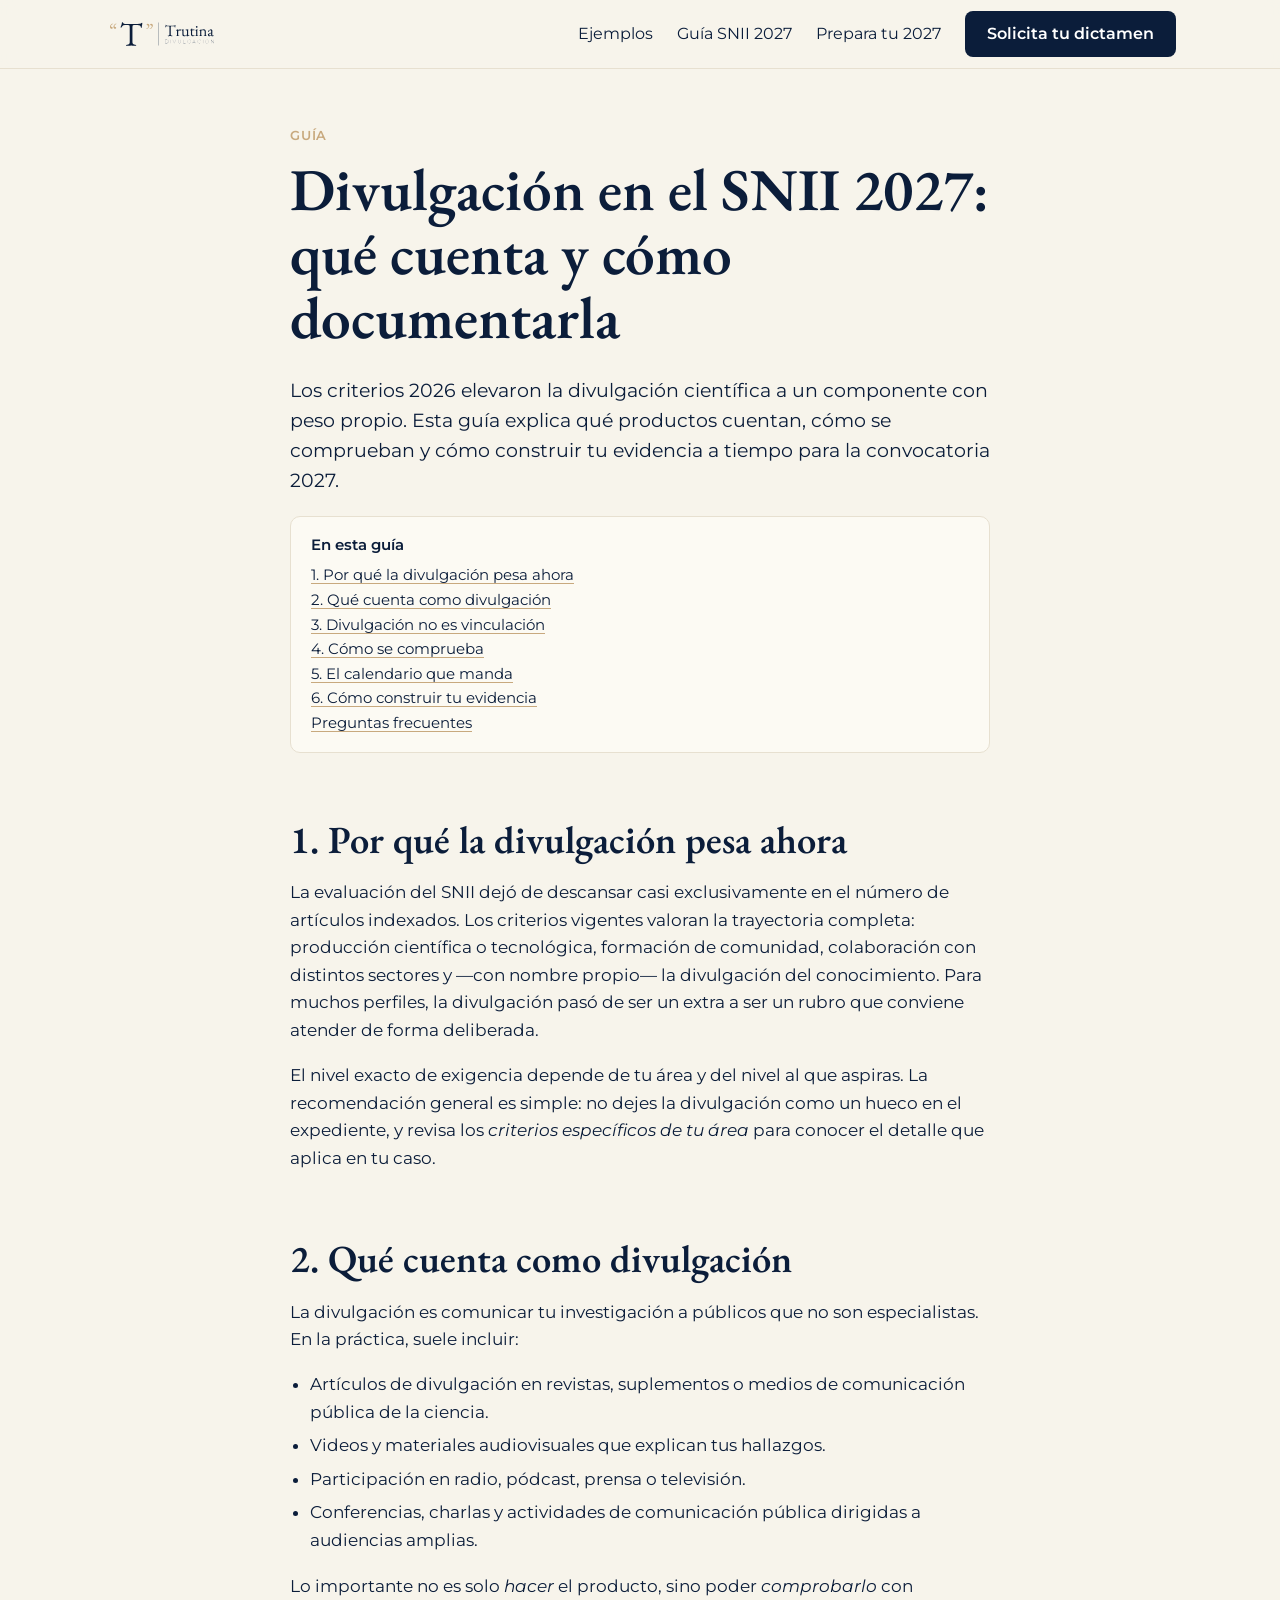
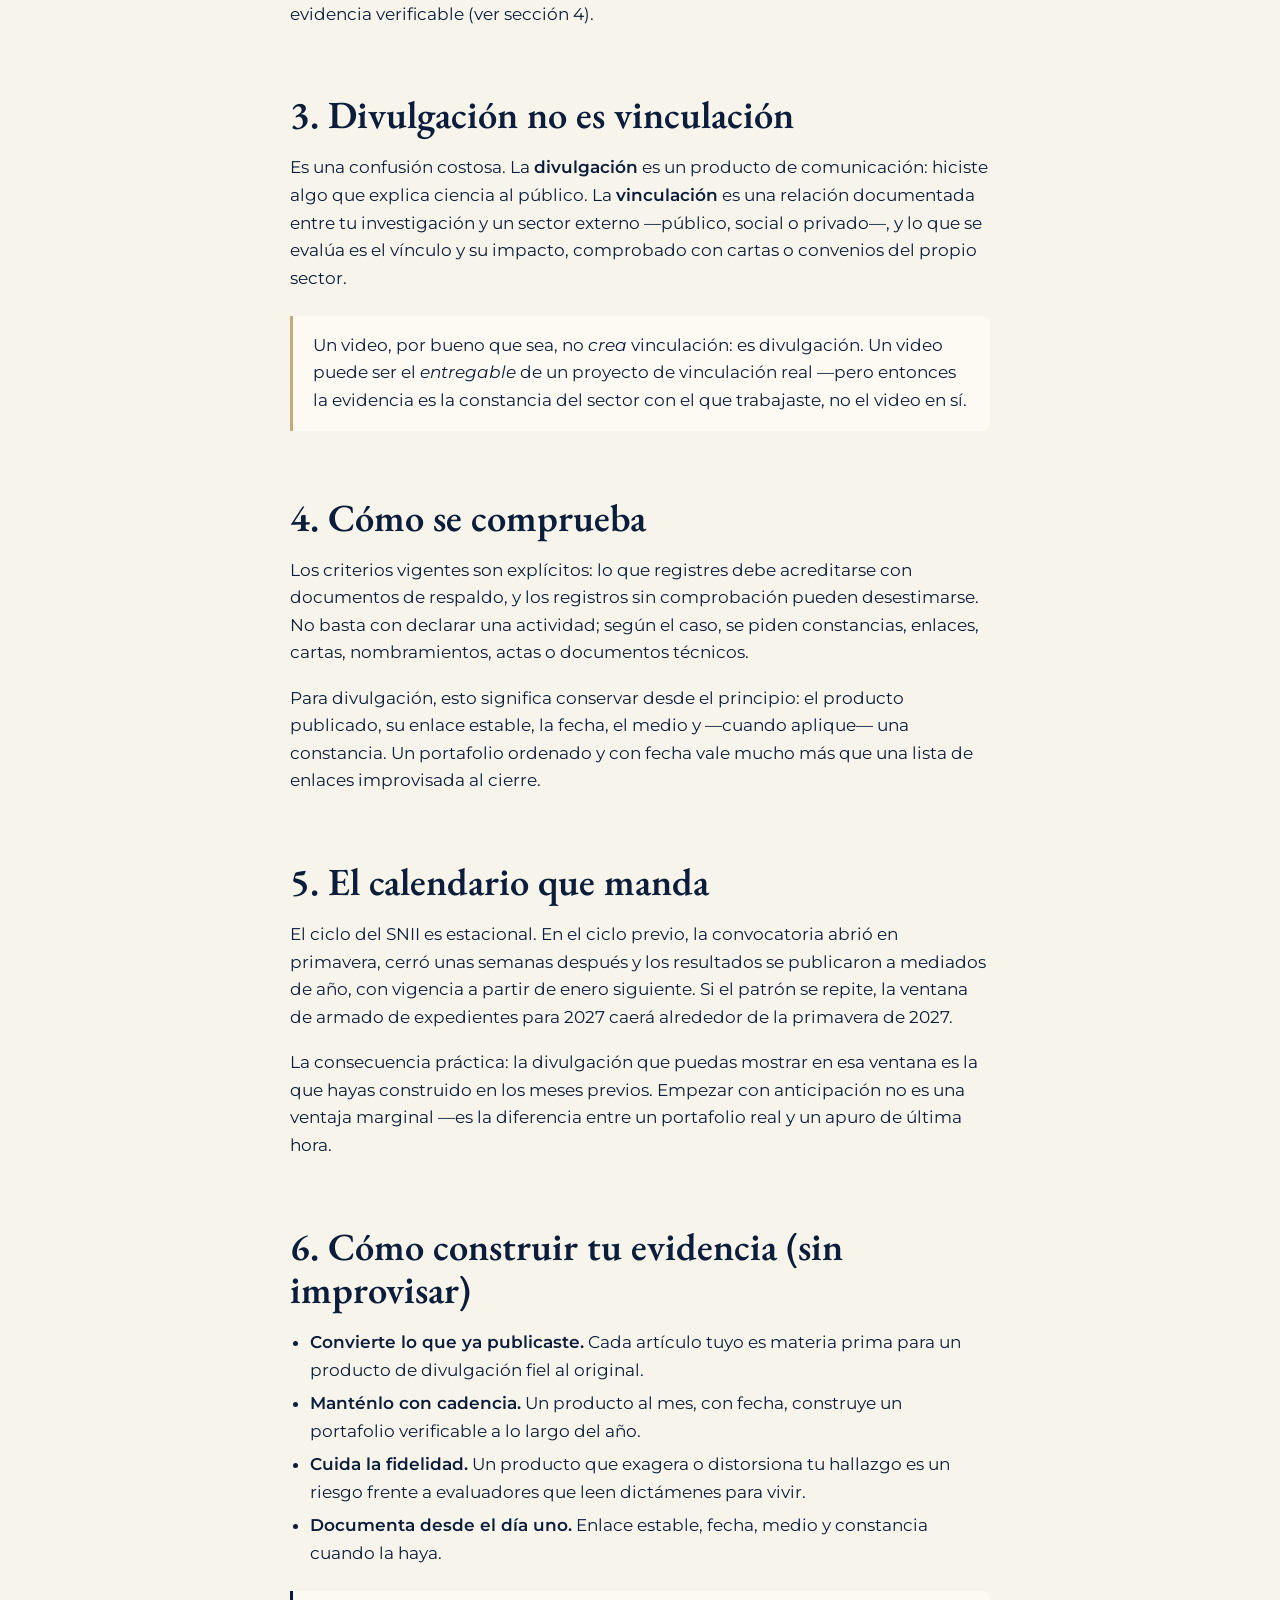
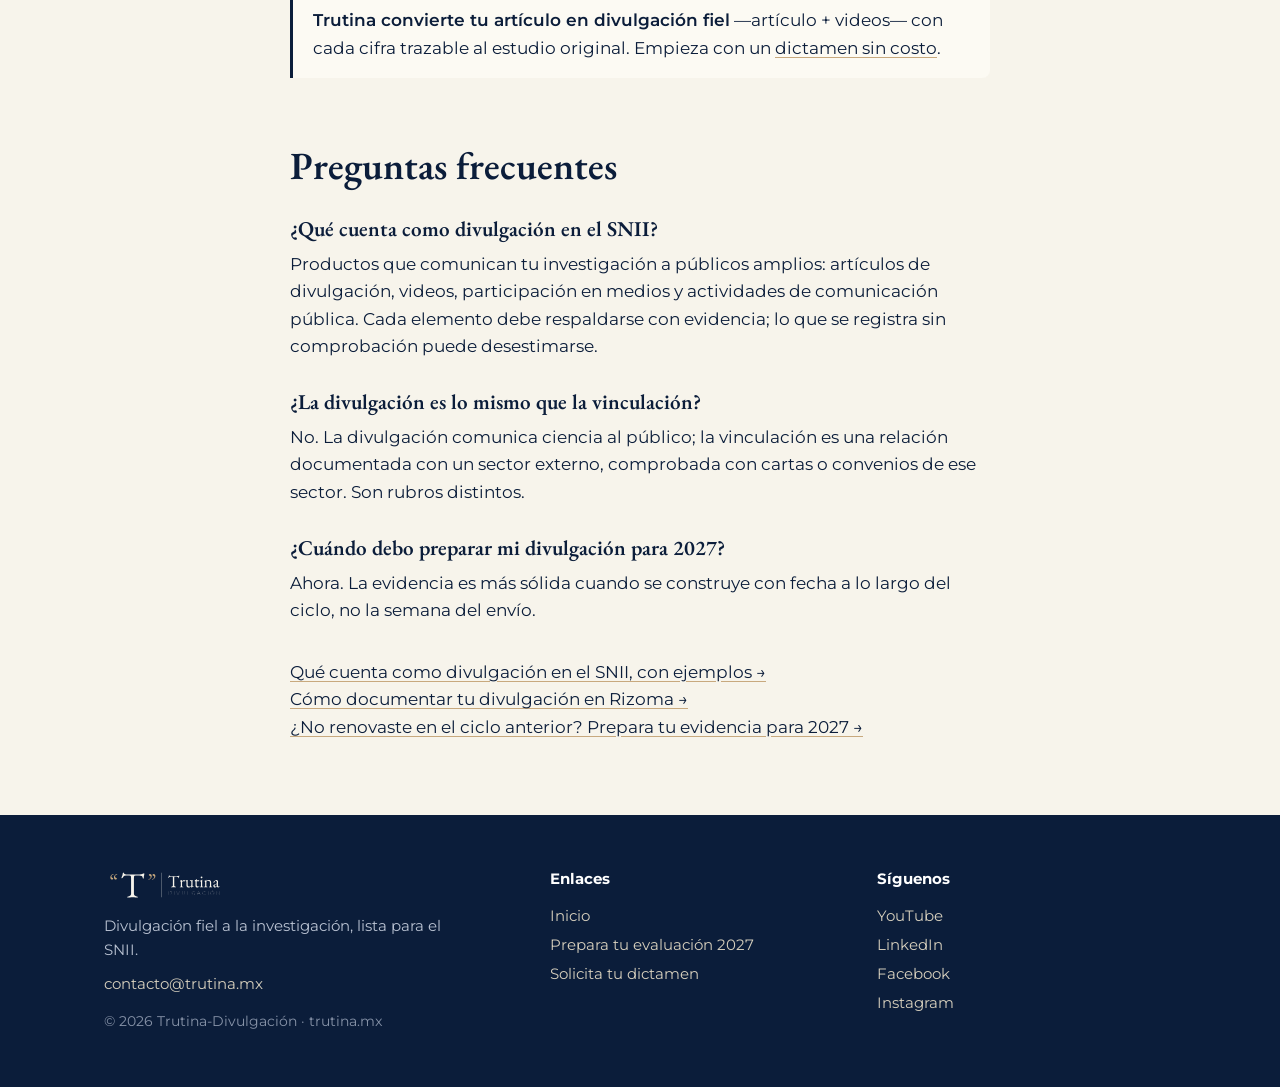
<file: guia-divulgacion-snii-2027.html>
<!DOCTYPE html>
<html lang="es">
<head>
<meta charset="utf-8">
<meta name="viewport" content="width=device-width, initial-scale=1">
<title>Divulgación en el SNII 2027: qué cuenta y cómo documentarla — Trutina</title>
<meta name="description" content="Guía práctica de la divulgación científica en la evaluación del SNII rumbo a 2027: qué productos cuentan, cómo se comprueban y cómo construir tu evidencia a tiempo.">
<link rel="canonical" href="https://trutina.mx/guia-divulgacion-snii-2027.html">
<meta property="og:type" content="article">
<meta property="og:title" content="Divulgación en el SNII 2027: qué cuenta y cómo documentarla">
<meta property="og:description" content="Qué productos de divulgación cuentan en el SNII, cómo se comprueban y cómo construir tu evidencia rumbo a la convocatoria 2027.">
<meta property="og:url" content="https://trutina.mx/guia-divulgacion-snii-2027.html">
<meta property="og:locale" content="es_MX">
<link rel="preconnect" href="https://fonts.googleapis.com">
<link rel="preconnect" href="https://fonts.gstatic.com" crossorigin>
<link href="https://fonts.googleapis.com/css2?family=EB+Garamond:wght@500;600&family=Montserrat:wght@400;500;600&display=swap" rel="stylesheet">
<link rel="icon" type="image/png" sizes="512x512" href="favicon-512.png">
<link rel="icon" type="image/png" sizes="192x192" href="favicon-192.png">
<link rel="stylesheet" href="styles.css">
<script type="application/ld+json">
{
  "@context":"https://schema.org",
  "@type":"FAQPage",
  "mainEntity":[
    {"@type":"Question","name":"¿Qué cuenta como divulgación en el SNII?","acceptedAnswer":{"@type":"Answer","text":"Productos que comunican tu investigación a públicos amplios: artículos de divulgación, videos, materiales audiovisuales, participación en medios y actividades de comunicación pública de la ciencia. Cada elemento debe respaldarse con evidencia documental; lo que se registra sin comprobación puede desestimarse."}},
    {"@type":"Question","name":"¿La divulgación es lo mismo que la vinculación en el SNII?","acceptedAnswer":{"@type":"Answer","text":"No. La divulgación comunica ciencia al público; la vinculación es una relación documentada con los sectores público, social o privado, comprobada con cartas o convenios del propio sector. Son rubros distintos y se evalúan por separado."}},
    {"@type":"Question","name":"¿Cuándo debo preparar mi divulgación para 2027?","acceptedAnswer":{"@type":"Answer","text":"Ahora. La convocatoria suele abrir en primavera y los resultados llegan a mediados de año. La evidencia de divulgación es más sólida cuando se construye con fecha a lo largo del ciclo, no la semana del envío."}}
  ]
}
</script>
</head>
<body>
<a class="skip" href="#main">Saltar al contenido</a>

<header class="site-head">
  <div class="wrap">
    <a class="brand" href="/" aria-label="Trutina-Divulgación, inicio">
      <img src="logo-horizontal.svg" alt="Trutina-Divulgación" width="210">
    </a>
    <nav class="nav" aria-label="Principal">
      <a class="navlink" href="que-cuenta-como-divulgacion-snii.html#ejemplos">Ejemplos</a>
      <a class="navlink" href="guia-divulgacion-snii-2027.html">Guía SNII 2027</a>
      <a class="navlink" href="no-renovados-2027.html">Prepara tu 2027</a>
      <a class="btn btn-primary cta" href="https://docs.google.com/forms/d/e/1FAIpQLSewDv8B6CeYx_tbN5dP7ZryNakS0a-rOYEB_XTIBoEqdU7RLg/viewform" target="_blank" rel="noopener">Solicita tu dictamen</a>
    </nav>
  </div>
</header>

<main id="main" class="article">
  <div class="wrap prose">
    <p class="kicker">Guía</p>
    <h1>Divulgación en el SNII 2027: qué cuenta y cómo documentarla</h1>
    <p class="lead">Los criterios 2026 elevaron la divulgación científica a un componente con peso propio. Esta guía explica qué productos cuentan, cómo se comprueban y cómo construir tu evidencia a tiempo para la convocatoria 2027.</p>

    <nav class="toc" aria-label="Contenido">
      <strong>En esta guía</strong>
      <a href="#peso">1. Por qué la divulgación pesa ahora</a><br>
      <a href="#cuenta">2. Qué cuenta como divulgación</a><br>
      <a href="#vinculacion">3. Divulgación no es vinculación</a><br>
      <a href="#evidencia">4. Cómo se comprueba</a><br>
      <a href="#calendario">5. El calendario que manda</a><br>
      <a href="#construir">6. Cómo construir tu evidencia</a><br>
      <a href="#faq">Preguntas frecuentes</a>
    </nav>

    <h2 id="peso">1. Por qué la divulgación pesa ahora</h2>
    <p>La evaluación del SNII dejó de descansar casi exclusivamente en el número de artículos indexados. Los criterios vigentes valoran la trayectoria completa: producción científica o tecnológica, formación de comunidad, colaboración con distintos sectores y &mdash;con nombre propio&mdash; la divulgación del conocimiento. Para muchos perfiles, la divulgación pasó de ser un extra a ser un rubro que conviene atender de forma deliberada.</p>
    <p>El nivel exacto de exigencia depende de tu área y del nivel al que aspiras. La recomendación general es simple: no dejes la divulgación como un hueco en el expediente, y revisa los <em>criterios específicos de tu área</em> para conocer el detalle que aplica en tu caso.</p>

    <h2 id="cuenta">2. Qué cuenta como divulgación</h2>
    <p>La divulgación es comunicar tu investigación a públicos que no son especialistas. En la práctica, suele incluir:</p>
    <ul>
      <li>Artículos de divulgación en revistas, suplementos o medios de comunicación pública de la ciencia.</li>
      <li>Videos y materiales audiovisuales que explican tus hallazgos.</li>
      <li>Participación en radio, pódcast, prensa o televisión.</li>
      <li>Conferencias, charlas y actividades de comunicación pública dirigidas a audiencias amplias.</li>
    </ul>
    <p>Lo importante no es solo <em>hacer</em> el producto, sino poder <em>comprobarlo</em> con evidencia verificable (ver sección 4).</p>

    <h2 id="vinculacion">3. Divulgación no es vinculación</h2>
    <p>Es una confusión costosa. La <strong>divulgación</strong> es un producto de comunicación: hiciste algo que explica ciencia al público. La <strong>vinculación</strong> es una relación documentada entre tu investigación y un sector externo &mdash;público, social o privado&mdash;, y lo que se evalúa es el vínculo y su impacto, comprobado con cartas o convenios del propio sector.</p>
    <div class="callout">
      <p>Un video, por bueno que sea, no <em>crea</em> vinculación: es divulgación. Un video puede ser el <em>entregable</em> de un proyecto de vinculación real &mdash;pero entonces la evidencia es la constancia del sector con el que trabajaste, no el video en sí.</p>
    </div>

    <h2 id="evidencia">4. Cómo se comprueba</h2>
    <p>Los criterios vigentes son explícitos: lo que registres debe acreditarse con documentos de respaldo, y los registros sin comprobación pueden desestimarse. No basta con declarar una actividad; según el caso, se piden constancias, enlaces, cartas, nombramientos, actas o documentos técnicos.</p>
    <p>Para divulgación, esto significa conservar desde el principio: el producto publicado, su enlace estable, la fecha, el medio y &mdash;cuando aplique&mdash; una constancia. Un portafolio ordenado y con fecha vale mucho más que una lista de enlaces improvisada al cierre.</p>

    <h2 id="calendario">5. El calendario que manda</h2>
    <p>El ciclo del SNII es estacional. En el ciclo previo, la convocatoria abrió en primavera, cerró unas semanas después y los resultados se publicaron a mediados de año, con vigencia a partir de enero siguiente. Si el patrón se repite, la ventana de armado de expedientes para 2027 caerá alrededor de la primavera de 2027.</p>
    <p>La consecuencia práctica: la divulgación que puedas mostrar en esa ventana es la que hayas construido en los meses previos. Empezar con anticipación no es una ventaja marginal &mdash;es la diferencia entre un portafolio real y un apuro de última hora.</p>

    <h2 id="construir">6. Cómo construir tu evidencia (sin improvisar)</h2>
    <ul>
      <li><strong>Convierte lo que ya publicaste.</strong> Cada artículo tuyo es materia prima para un producto de divulgación fiel al original.</li>
      <li><strong>Manténlo con cadencia.</strong> Un producto al mes, con fecha, construye un portafolio verificable a lo largo del año.</li>
      <li><strong>Cuida la fidelidad.</strong> Un producto que exagera o distorsiona tu hallazgo es un riesgo frente a evaluadores que leen dictámenes para vivir.</li>
      <li><strong>Documenta desde el día uno.</strong> Enlace estable, fecha, medio y constancia cuando la haya.</li>
    </ul>

    <div class="callout" style="border-left-color:var(--teal)">
      <p><strong>Trutina convierte tu artículo en divulgación fiel</strong> &mdash;artículo + videos&mdash; con cada cifra trazable al estudio original. Empieza con un <a href="https://docs.google.com/forms/d/e/1FAIpQLSewDv8B6CeYx_tbN5dP7ZryNakS0a-rOYEB_XTIBoEqdU7RLg/viewform" target="_blank" rel="noopener">dictamen sin costo</a>.</p>
    </div>

    <h2 id="faq">Preguntas frecuentes</h2>
    <h3>¿Qué cuenta como divulgación en el SNII?</h3>
    <p>Productos que comunican tu investigación a públicos amplios: artículos de divulgación, videos, participación en medios y actividades de comunicación pública. Cada elemento debe respaldarse con evidencia; lo que se registra sin comprobación puede desestimarse.</p>
    <h3>¿La divulgación es lo mismo que la vinculación?</h3>
    <p>No. La divulgación comunica ciencia al público; la vinculación es una relación documentada con un sector externo, comprobada con cartas o convenios de ese sector. Son rubros distintos.</p>
    <h3>¿Cuándo debo preparar mi divulgación para 2027?</h3>
    <p>Ahora. La evidencia es más sólida cuando se construye con fecha a lo largo del ciclo, no la semana del envío.</p>

    <p style="margin-top:2em">
      <a href="que-cuenta-como-divulgacion-snii.html">Qué cuenta como divulgación en el SNII, con ejemplos &rarr;</a><br>
      <a href="rizoma-divulgacion-snii.html">Cómo documentar tu divulgación en Rizoma &rarr;</a><br>
      <a href="no-renovados-2027.html">¿No renovaste en el ciclo anterior? Prepara tu evidencia para 2027 &rarr;</a>
    </p>
  </div>
</main>

<footer class="site-foot">
  <div class="wrap">
    <div>
      <img class="fbrand-logo" src="logo-horizontal-dark.svg" alt="Trutina-Divulgación">
      <p style="margin:0;max-width:34ch">Divulgación fiel a la investigación, lista para el SNII.</p>
      <p style="margin:.6em 0 0"><a href="mailto:contacto@trutina.mx">contacto@trutina.mx</a></p>
      <p class="fine">© 2026 Trutina-Divulgación · trutina.mx</p>
    </div>
    <div>
      <h4>Enlaces</h4>
      <a href="index.html">Inicio</a>
      <a href="no-renovados-2027.html">Prepara tu evaluación 2027</a>
      <a href="https://docs.google.com/forms/d/e/1FAIpQLSewDv8B6CeYx_tbN5dP7ZryNakS0a-rOYEB_XTIBoEqdU7RLg/viewform" target="_blank" rel="noopener">Solicita tu dictamen</a>
    </div>
    <div>
      <h4>Síguenos</h4>
      <a href="https://www.youtube.com/@ahdelvalle/shorts">YouTube</a>
      <a href="https://www.linkedin.com/in/adrian-hernandez-del-valle-576a7028/">LinkedIn</a>
      <a href="https://www.facebook.com/people/Adri%C3%A1n-Hern%C3%A1ndez-del-Valle-Divulgaci%C3%B3n-Econ%C3%B3mica/61593962355161/">Facebook</a>
      <a href="https://www.instagram.com/ahdelvalle.ciencia/">Instagram</a>
    </div>
  </div>
</footer>

</body>
</html>
</file>
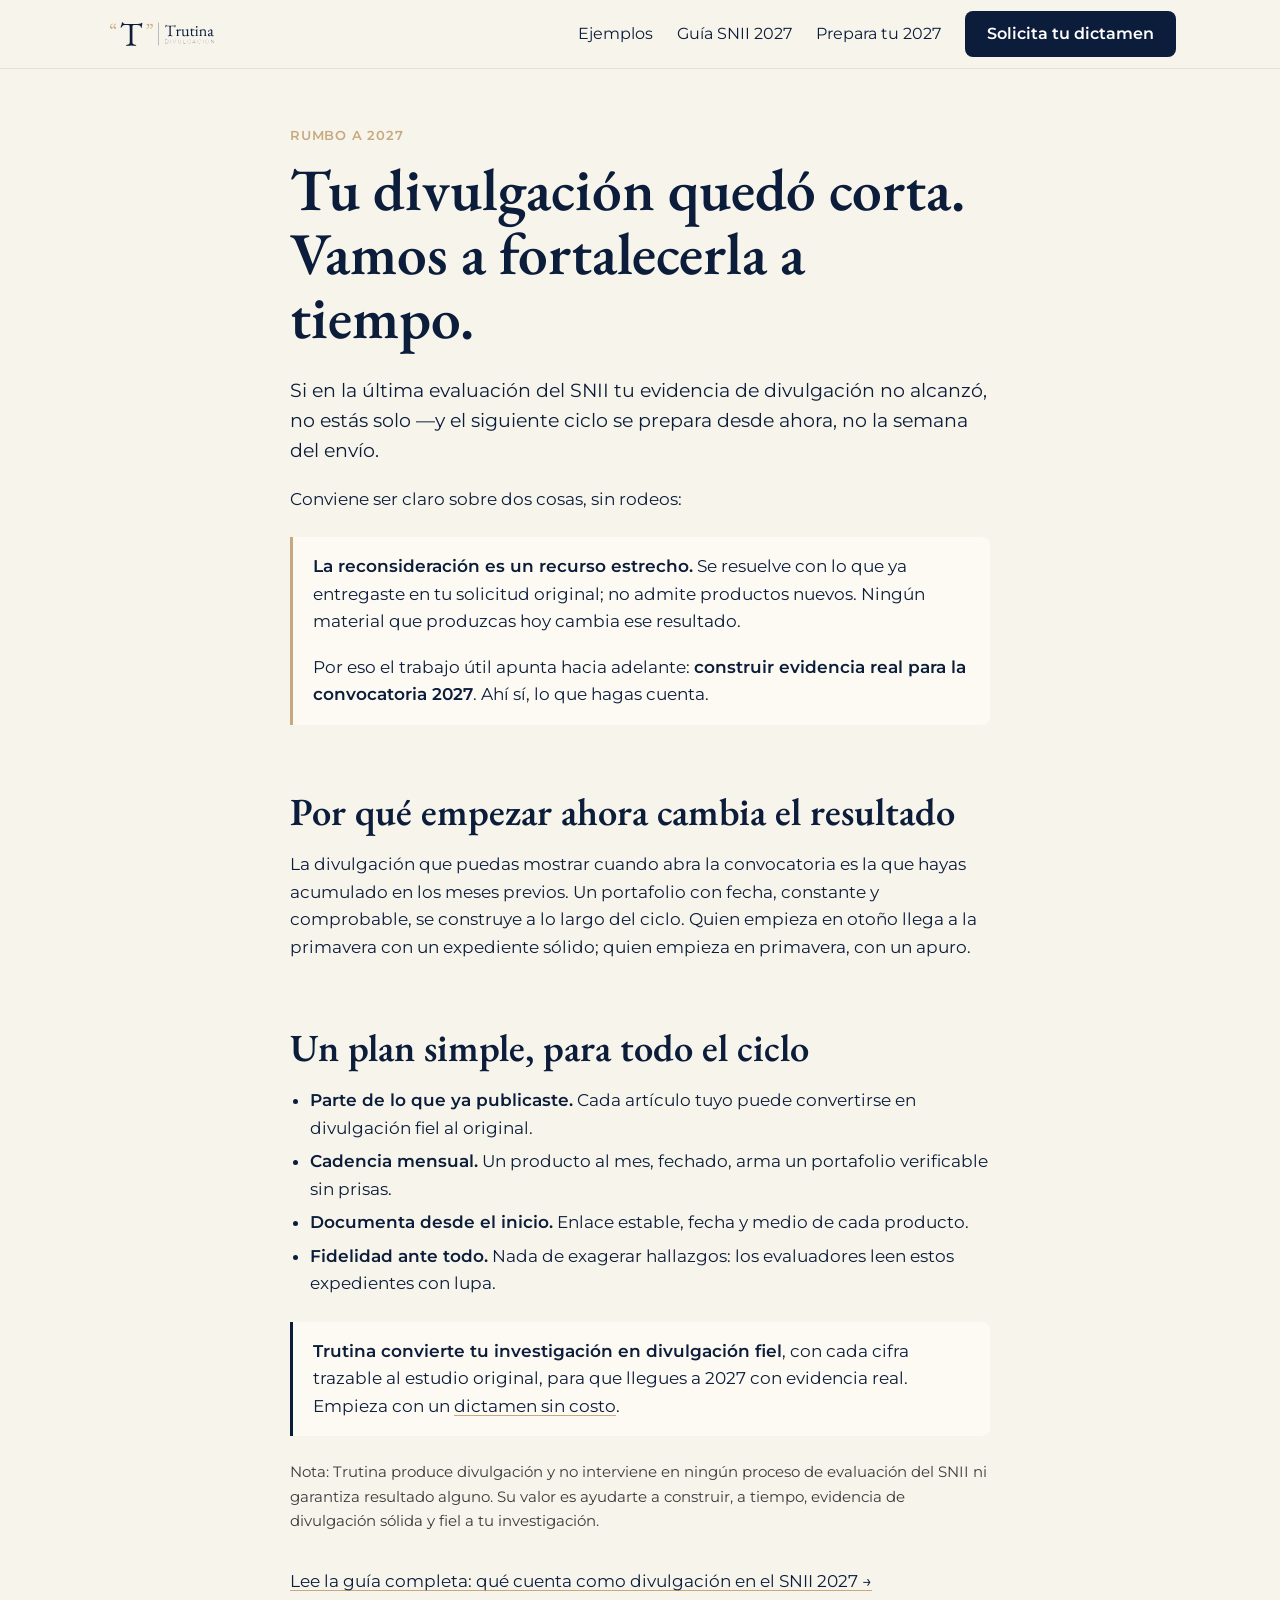
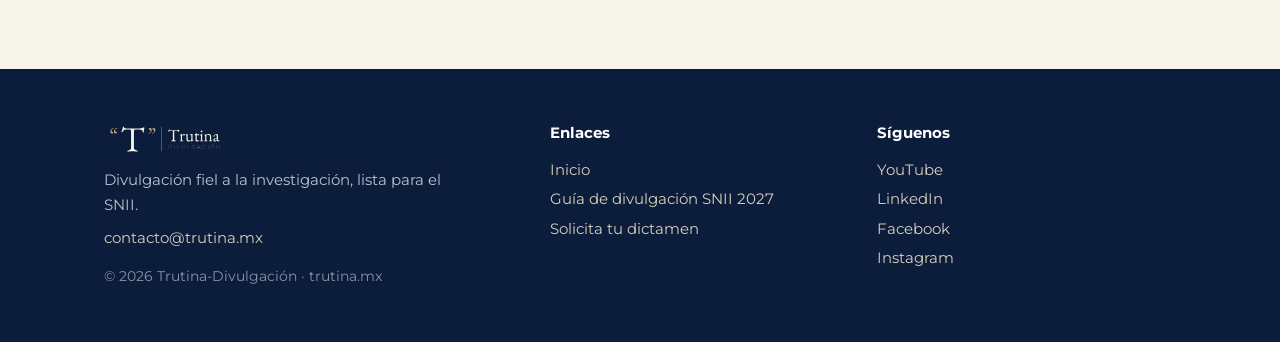
<file: no-renovados-2027.html>
<!DOCTYPE html>
<html lang="es">
<head>
<meta charset="utf-8">
<meta name="viewport" content="width=device-width, initial-scale=1">
<title>Prepara tu divulgación para el SNII 2027 — Trutina</title>
<meta name="description" content="Si tu evidencia de divulgación quedó corta en la última evaluación del SNII, así puedes fortalecerla —con fecha y comprobable— rumbo a la convocatoria 2027.">
<link rel="canonical" href="https://trutina.mx/no-renovados-2027.html">
<meta property="og:type" content="article">
<meta property="og:title" content="Prepara tu divulgación para el SNII 2027">
<meta property="og:description" content="Cómo fortalecer tu evidencia de divulgación, con fecha y comprobable, rumbo a la convocatoria 2027.">
<meta property="og:url" content="https://trutina.mx/no-renovados-2027.html">
<meta property="og:locale" content="es_MX">
<link rel="preconnect" href="https://fonts.googleapis.com">
<link rel="preconnect" href="https://fonts.gstatic.com" crossorigin>
<link href="https://fonts.googleapis.com/css2?family=EB+Garamond:wght@500;600&family=Montserrat:wght@400;500;600&display=swap" rel="stylesheet">
<link rel="icon" type="image/png" sizes="512x512" href="favicon-512.png">
<link rel="icon" type="image/png" sizes="192x192" href="favicon-192.png">
<link rel="stylesheet" href="styles.css">
</head>
<body>
<a class="skip" href="#main">Saltar al contenido</a>

<header class="site-head">
  <div class="wrap">
    <a class="brand" href="/" aria-label="Trutina-Divulgación, inicio">
      <img src="logo-horizontal.svg" alt="Trutina-Divulgación" width="210">
    </a>
    <nav class="nav" aria-label="Principal">
      <a class="navlink" href="que-cuenta-como-divulgacion-snii.html#ejemplos">Ejemplos</a>
      <a class="navlink" href="guia-divulgacion-snii-2027.html">Guía SNII 2027</a>
      <a class="navlink" href="no-renovados-2027.html">Prepara tu 2027</a>
      <a class="btn btn-primary cta" href="https://docs.google.com/forms/d/e/1FAIpQLSewDv8B6CeYx_tbN5dP7ZryNakS0a-rOYEB_XTIBoEqdU7RLg/viewform" target="_blank" rel="noopener">Solicita tu dictamen</a>
    </nav>
  </div>
</header>

<main id="main" class="article">
  <div class="wrap prose">
    <p class="kicker">Rumbo a 2027</p>
    <h1>Tu divulgación quedó corta. Vamos a fortalecerla a tiempo.</h1>
    <p class="lead">Si en la última evaluación del SNII tu evidencia de divulgación no alcanzó, no estás solo &mdash;y el siguiente ciclo se prepara desde ahora, no la semana del envío.</p>

    <p>Conviene ser claro sobre dos cosas, sin rodeos:</p>
    <div class="callout">
      <p><strong>La reconsideración es un recurso estrecho.</strong> Se resuelve con lo que ya entregaste en tu solicitud original; no admite productos nuevos. Ningún material que produzcas hoy cambia ese resultado.</p>
      <p>Por eso el trabajo útil apunta hacia adelante: <strong>construir evidencia real para la convocatoria 2027</strong>. Ahí sí, lo que hagas cuenta.</p>
    </div>

    <h2>Por qué empezar ahora cambia el resultado</h2>
    <p>La divulgación que puedas mostrar cuando abra la convocatoria es la que hayas acumulado en los meses previos. Un portafolio con fecha, constante y comprobable, se construye a lo largo del ciclo. Quien empieza en otoño llega a la primavera con un expediente sólido; quien empieza en primavera, con un apuro.</p>

    <h2>Un plan simple, para todo el ciclo</h2>
    <ul>
      <li><strong>Parte de lo que ya publicaste.</strong> Cada artículo tuyo puede convertirse en divulgación fiel al original.</li>
      <li><strong>Cadencia mensual.</strong> Un producto al mes, fechado, arma un portafolio verificable sin prisas.</li>
      <li><strong>Documenta desde el inicio.</strong> Enlace estable, fecha y medio de cada producto.</li>
      <li><strong>Fidelidad ante todo.</strong> Nada de exagerar hallazgos: los evaluadores leen estos expedientes con lupa.</li>
    </ul>

    <div class="callout" style="border-left-color:var(--teal)">
      <p><strong>Trutina convierte tu investigación en divulgación fiel</strong>, con cada cifra trazable al estudio original, para que llegues a 2027 con evidencia real. Empieza con un <a href="https://docs.google.com/forms/d/e/1FAIpQLSewDv8B6CeYx_tbN5dP7ZryNakS0a-rOYEB_XTIBoEqdU7RLg/viewform" target="_blank" rel="noopener">dictamen sin costo</a>.</p>
    </div>

    <p class="muted" style="font-size:.95rem">Nota: Trutina produce divulgación y no interviene en ningún proceso de evaluación del SNII ni garantiza resultado alguno. Su valor es ayudarte a construir, a tiempo, evidencia de divulgación sólida y fiel a tu investigación.</p>

    <p style="margin-top:2em"><a href="guia-divulgacion-snii-2027.html">Lee la guía completa: qué cuenta como divulgación en el SNII 2027 &rarr;</a></p>
  </div>
</main>

<footer class="site-foot">
  <div class="wrap">
    <div>
      <img class="fbrand-logo" src="logo-horizontal-dark.svg" alt="Trutina-Divulgación">
      <p style="margin:0;max-width:34ch">Divulgación fiel a la investigación, lista para el SNII.</p>
      <p style="margin:.6em 0 0"><a href="mailto:contacto@trutina.mx">contacto@trutina.mx</a></p>
      <p class="fine">© 2026 Trutina-Divulgación · trutina.mx</p>
    </div>
    <div>
      <h4>Enlaces</h4>
      <a href="index.html">Inicio</a>
      <a href="guia-divulgacion-snii-2027.html">Guía de divulgación SNII 2027</a>
      <a href="https://docs.google.com/forms/d/e/1FAIpQLSewDv8B6CeYx_tbN5dP7ZryNakS0a-rOYEB_XTIBoEqdU7RLg/viewform" target="_blank" rel="noopener">Solicita tu dictamen</a>
    </div>
    <div>
      <h4>Síguenos</h4>
      <a href="https://www.youtube.com/@ahdelvalle/shorts">YouTube</a>
      <a href="https://www.linkedin.com/in/adrian-hernandez-del-valle-576a7028/">LinkedIn</a>
      <a href="https://www.facebook.com/people/Adri%C3%A1n-Hern%C3%A1ndez-del-Valle-Divulgaci%C3%B3n-Econ%C3%B3mica/61593962355161/">Facebook</a>
      <a href="https://www.instagram.com/ahdelvalle.ciencia/">Instagram</a>
    </div>
  </div>
</footer>

</body>
</html>
</file>
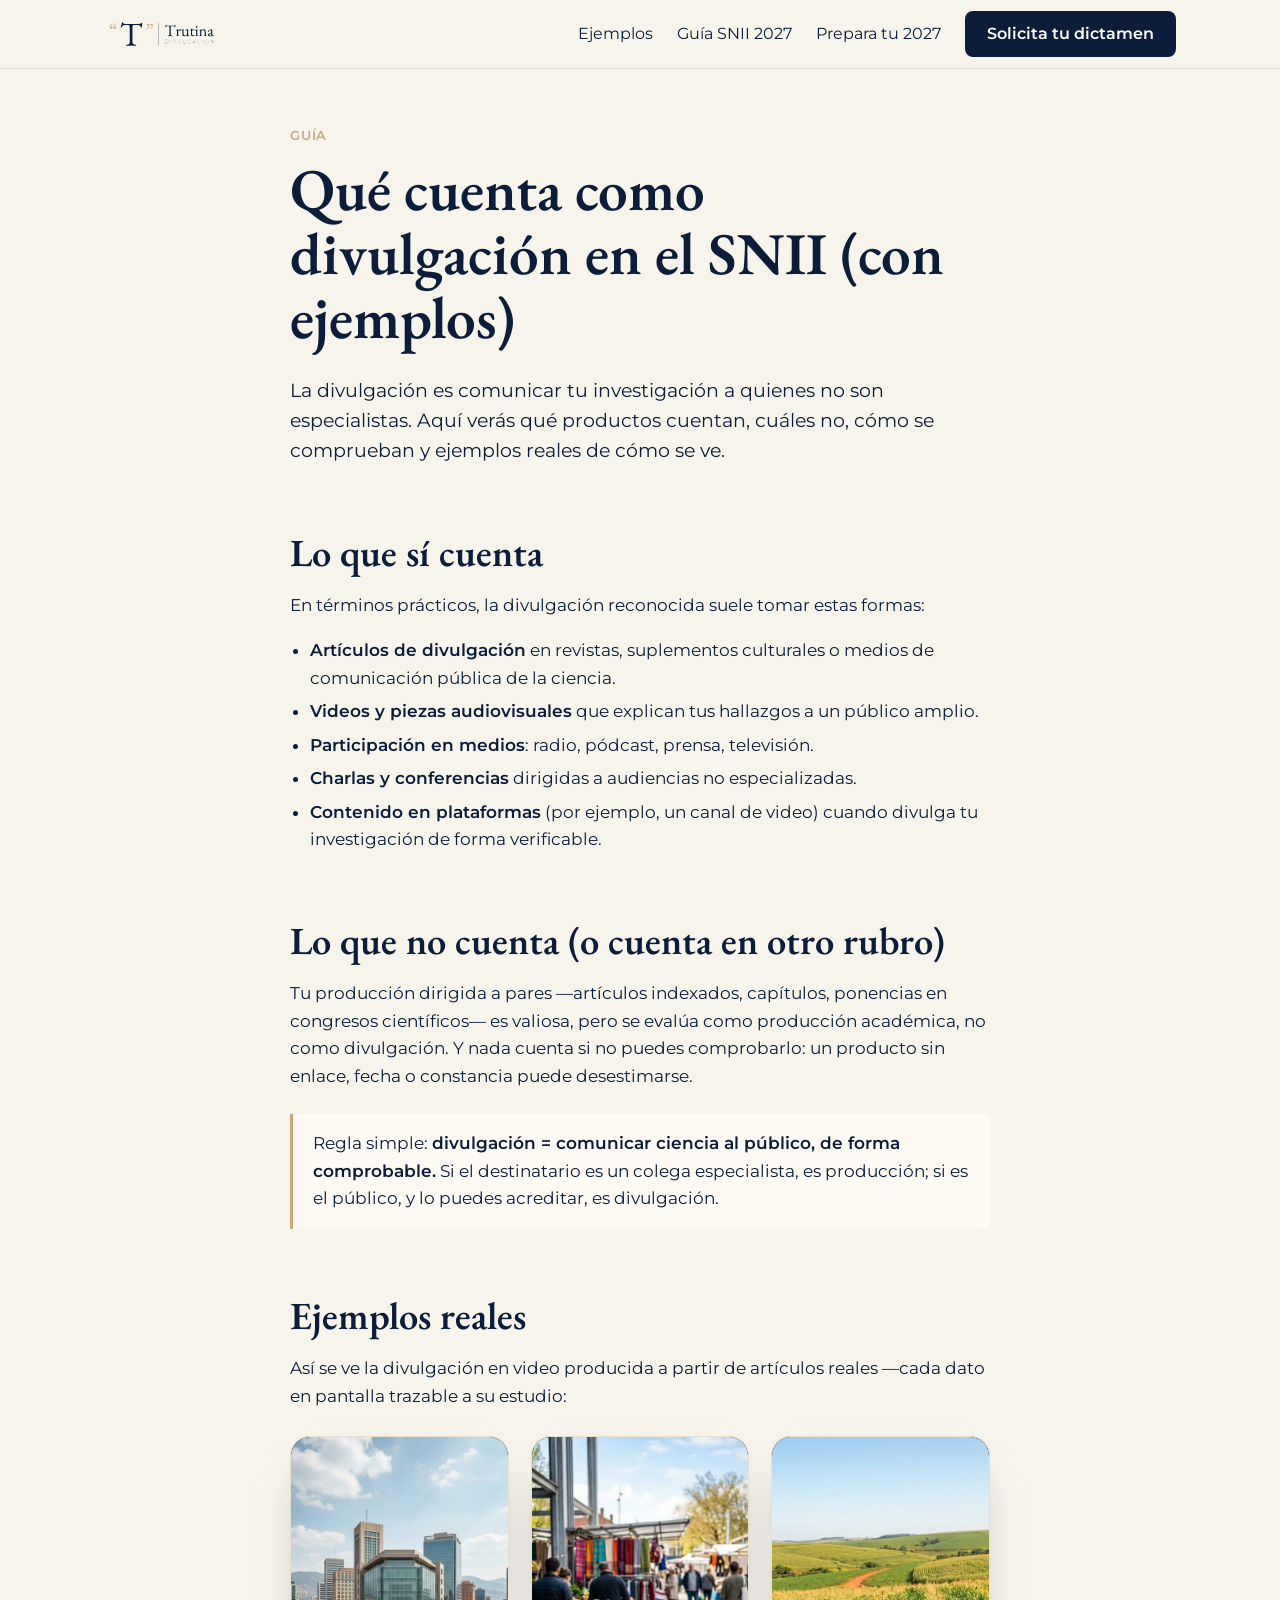
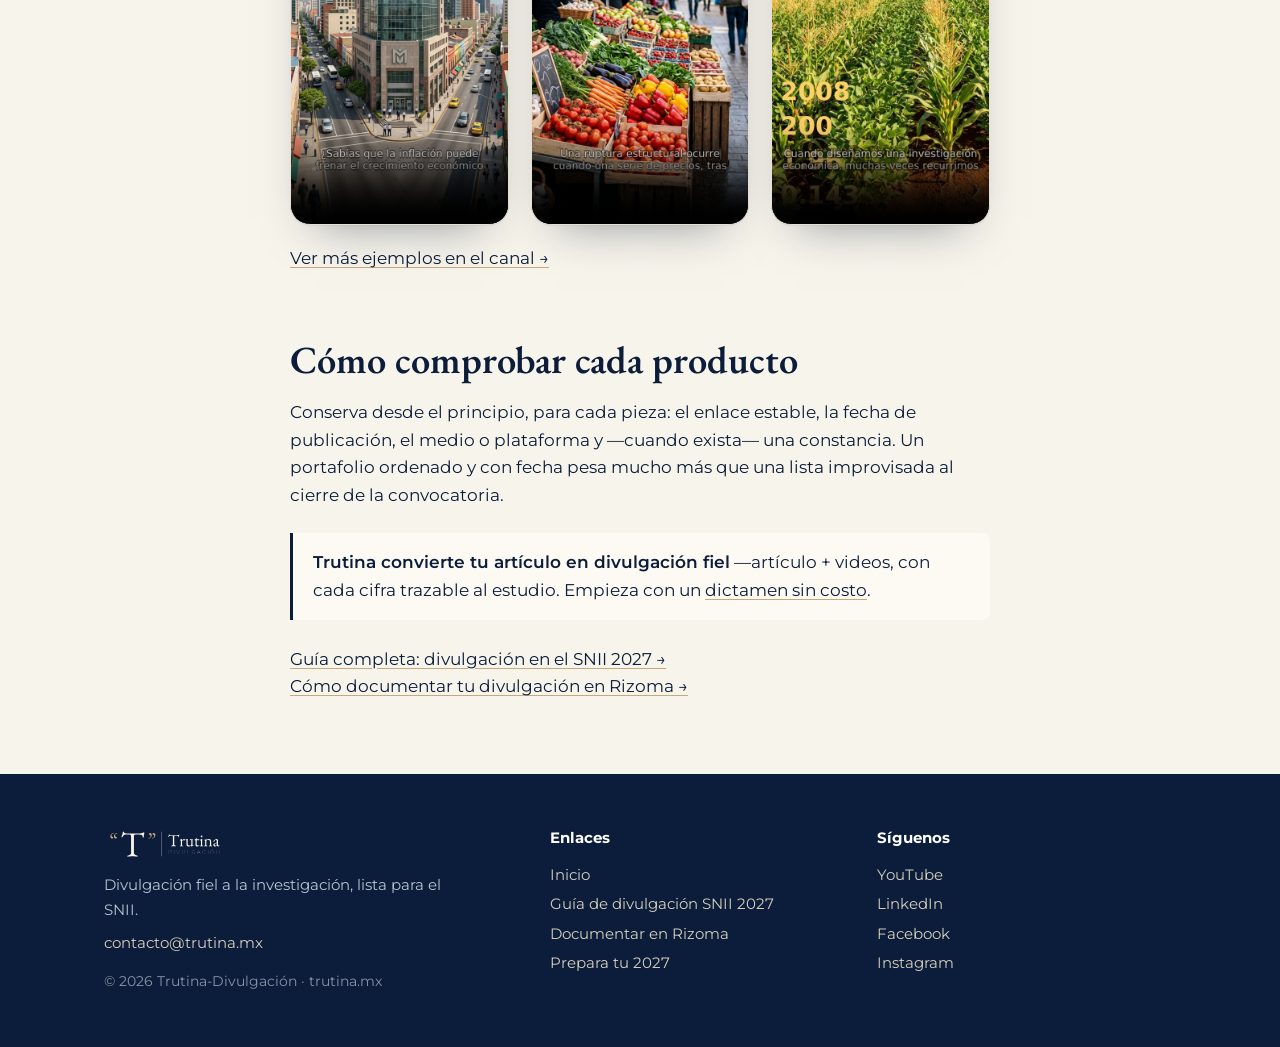
<file: que-cuenta-como-divulgacion-snii.html>
<!DOCTYPE html>
<html lang="es">
<head>
<meta charset="utf-8">
<meta name="viewport" content="width=device-width, initial-scale=1">
<title>Qué cuenta como divulgación en el SNII (con ejemplos) — Trutina</title>
<meta name="description" content="Qué productos cuentan como divulgación científica en el SNII, con ejemplos reales, qué no cuenta y cómo comprobarlo. Guía práctica rumbo a la convocatoria 2027.">
<link rel="canonical" href="https://trutina.mx/que-cuenta-como-divulgacion-snii.html">
<meta property="og:type" content="article">
<meta property="og:title" content="Qué cuenta como divulgación en el SNII (con ejemplos)">
<meta property="og:description" content="Qué productos cuentan como divulgación en el SNII, con ejemplos reales, qué no cuenta y cómo comprobarlo.">
<meta property="og:url" content="https://trutina.mx/que-cuenta-como-divulgacion-snii.html">
<meta property="og:locale" content="es_MX">
<link rel="preconnect" href="https://fonts.googleapis.com">
<link rel="preconnect" href="https://fonts.gstatic.com" crossorigin>
<link href="https://fonts.googleapis.com/css2?family=EB+Garamond:wght@500;600&family=Montserrat:wght@400;500;600&display=swap" rel="stylesheet">
<link rel="icon" type="image/png" sizes="512x512" href="favicon-512.png">
<link rel="icon" type="image/png" sizes="192x192" href="favicon-192.png">
<link rel="stylesheet" href="styles.css">
<script type="application/ld+json">
{
  "@context":"https://schema.org",
  "@type":"FAQPage",
  "mainEntity":[
    {"@type":"Question","name":"¿Un artículo de divulgación cuenta para el SNII?","acceptedAnswer":{"@type":"Answer","text":"Sí. Un artículo que explica tu investigación a públicos amplios, publicado en un medio de divulgación o comunicación pública de la ciencia, es un producto de divulgación válido siempre que puedas comprobarlo con su enlace, fecha y medio."}},
    {"@type":"Question","name":"¿Los videos cuentan como divulgación en el SNII?","acceptedAnswer":{"@type":"Answer","text":"Sí. Videos y materiales audiovisuales que comunican tus hallazgos a públicos no especializados son productos de divulgación, siempre que sean verificables (enlace estable, fecha, plataforma)."}},
    {"@type":"Question","name":"¿Qué no cuenta como divulgación?","acceptedAnswer":{"@type":"Answer","text":"No cuenta como divulgación tu producción académica dirigida a pares (artículos indexados, ponencias en congresos científicos), que se evalúa en otros rubros. Tampoco cuenta lo que no puedas comprobar con evidencia."}}
  ]
}
</script>
</head>
<body>
<a class="skip" href="#main">Saltar al contenido</a>

<header class="site-head">
  <div class="wrap">
    <a class="brand" href="/" aria-label="Trutina-Divulgación, inicio">
      <img src="logo-horizontal.svg" alt="Trutina-Divulgación" width="210">
    </a>
    <nav class="nav" aria-label="Principal">
      <a class="navlink" href="que-cuenta-como-divulgacion-snii.html#ejemplos">Ejemplos</a>
      <a class="navlink" href="guia-divulgacion-snii-2027.html">Guía SNII 2027</a>
      <a class="navlink" href="no-renovados-2027.html">Prepara tu 2027</a>
      <a class="btn btn-primary cta" href="https://docs.google.com/forms/d/e/1FAIpQLSewDv8B6CeYx_tbN5dP7ZryNakS0a-rOYEB_XTIBoEqdU7RLg/viewform" target="_blank" rel="noopener">Solicita tu dictamen</a>
    </nav>
  </div>
</header>

<main id="main" class="article">
  <div class="wrap prose">
    <p class="kicker">Guía</p>
    <h1>Qué cuenta como divulgación en el SNII (con ejemplos)</h1>
    <p class="lead">La divulgación es comunicar tu investigación a quienes no son especialistas. Aquí verás qué productos cuentan, cuáles no, cómo se comprueban y ejemplos reales de cómo se ve.</p>

    <h2>Lo que sí cuenta</h2>
    <p>En términos prácticos, la divulgación reconocida suele tomar estas formas:</p>
    <ul>
      <li><strong>Artículos de divulgación</strong> en revistas, suplementos culturales o medios de comunicación pública de la ciencia.</li>
      <li><strong>Videos y piezas audiovisuales</strong> que explican tus hallazgos a un público amplio.</li>
      <li><strong>Participación en medios</strong>: radio, pódcast, prensa, televisión.</li>
      <li><strong>Charlas y conferencias</strong> dirigidas a audiencias no especializadas.</li>
      <li><strong>Contenido en plataformas</strong> (por ejemplo, un canal de video) cuando divulga tu investigación de forma verificable.</li>
    </ul>

    <h2>Lo que no cuenta (o cuenta en otro rubro)</h2>
    <p>Tu producción dirigida a pares &mdash;artículos indexados, capítulos, ponencias en congresos científicos&mdash; es valiosa, pero se evalúa como producción académica, no como divulgación. Y nada cuenta si no puedes comprobarlo: un producto sin enlace, fecha o constancia puede desestimarse.</p>

    <div class="callout">
      <p>Regla simple: <strong>divulgación = comunicar ciencia al público, de forma comprobable.</strong> Si el destinatario es un colega especialista, es producción; si es el público, y lo puedes acreditar, es divulgación.</p>
    </div>

    <h2 id="ejemplos">Ejemplos reales</h2>
    <p>Así se ve la divulgación en video producida a partir de artículos reales &mdash;cada dato en pantalla trazable a su estudio:</p>
    <div class="gallery">
      <div class="video-portrait">
        <video controls playsinline preload="metadata" poster="poster-s1.jpg"><source src="short-1.mp4" type="video/mp4"></video>
      </div>
      <div class="video-portrait">
        <video controls playsinline preload="metadata" poster="poster-s2.jpg"><source src="short-2.mp4" type="video/mp4"></video>
      </div>
      <div class="video-portrait">
        <video controls playsinline preload="metadata" poster="poster-s3.jpg"><source src="short-3.mp4" type="video/mp4"></video>
      </div>
    </div>
    <p style="margin-top:1.2em"><a href="https://www.youtube.com/@ahdelvalle/shorts">Ver más ejemplos en el canal &rarr;</a></p>

    <h2>Cómo comprobar cada producto</h2>
    <p>Conserva desde el principio, para cada pieza: el enlace estable, la fecha de publicación, el medio o plataforma y &mdash;cuando exista&mdash; una constancia. Un portafolio ordenado y con fecha pesa mucho más que una lista improvisada al cierre de la convocatoria.</p>

    <div class="callout" style="border-left-color:var(--teal)">
      <p><strong>Trutina convierte tu artículo en divulgación fiel</strong> &mdash;artículo + videos, con cada cifra trazable al estudio. Empieza con un <a href="https://docs.google.com/forms/d/e/1FAIpQLSewDv8B6CeYx_tbN5dP7ZryNakS0a-rOYEB_XTIBoEqdU7RLg/viewform" target="_blank" rel="noopener">dictamen sin costo</a>.</p>
    </div>

    <p style="margin-top:1.5em">
      <a href="guia-divulgacion-snii-2027.html">Guía completa: divulgación en el SNII 2027 &rarr;</a><br>
      <a href="rizoma-divulgacion-snii.html">Cómo documentar tu divulgación en Rizoma &rarr;</a>
    </p>
  </div>
</main>

<footer class="site-foot">
  <div class="wrap">
    <div>
      <img class="fbrand-logo" src="logo-horizontal-dark.svg" alt="Trutina-Divulgación">
      <p style="margin:0;max-width:34ch">Divulgación fiel a la investigación, lista para el SNII.</p>
      <p style="margin:.6em 0 0"><a href="mailto:contacto@trutina.mx">contacto@trutina.mx</a></p>
      <p class="fine">© 2026 Trutina-Divulgación · trutina.mx</p>
    </div>
    <div>
      <h4>Enlaces</h4>
      <a href="index.html">Inicio</a>
      <a href="guia-divulgacion-snii-2027.html">Guía de divulgación SNII 2027</a>
      <a href="rizoma-divulgacion-snii.html">Documentar en Rizoma</a>
      <a href="no-renovados-2027.html">Prepara tu 2027</a>
    </div>
    <div>
      <h4>Síguenos</h4>
      <a href="https://www.youtube.com/@ahdelvalle/shorts">YouTube</a>
      <a href="https://www.linkedin.com/in/adrian-hernandez-del-valle-576a7028/">LinkedIn</a>
      <a href="https://www.facebook.com/people/Adri%C3%A1n-Hern%C3%A1ndez-del-Valle-Divulgaci%C3%B3n-Econ%C3%B3mica/61593962355161/">Facebook</a>
      <a href="https://www.instagram.com/ahdelvalle.ciencia/">Instagram</a>
    </div>
  </div>
</footer>

</body>
</html>
</file>
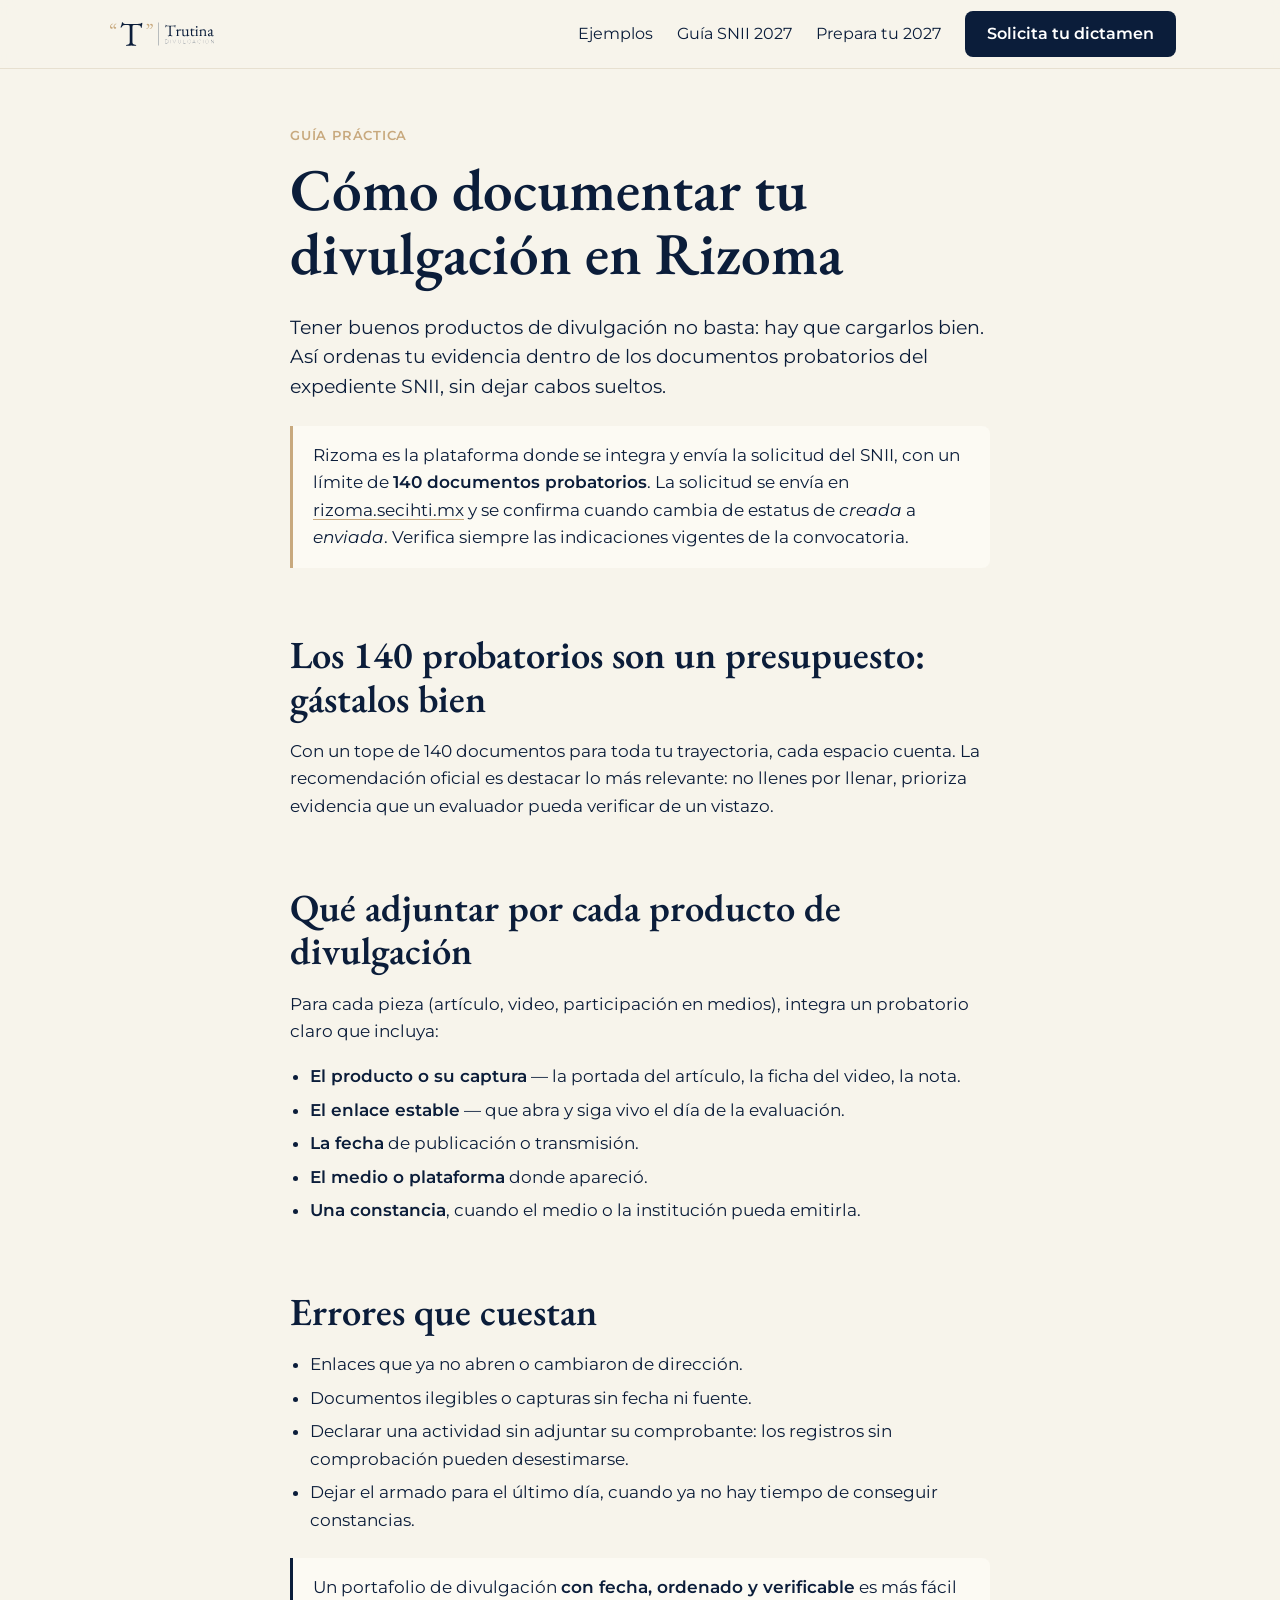
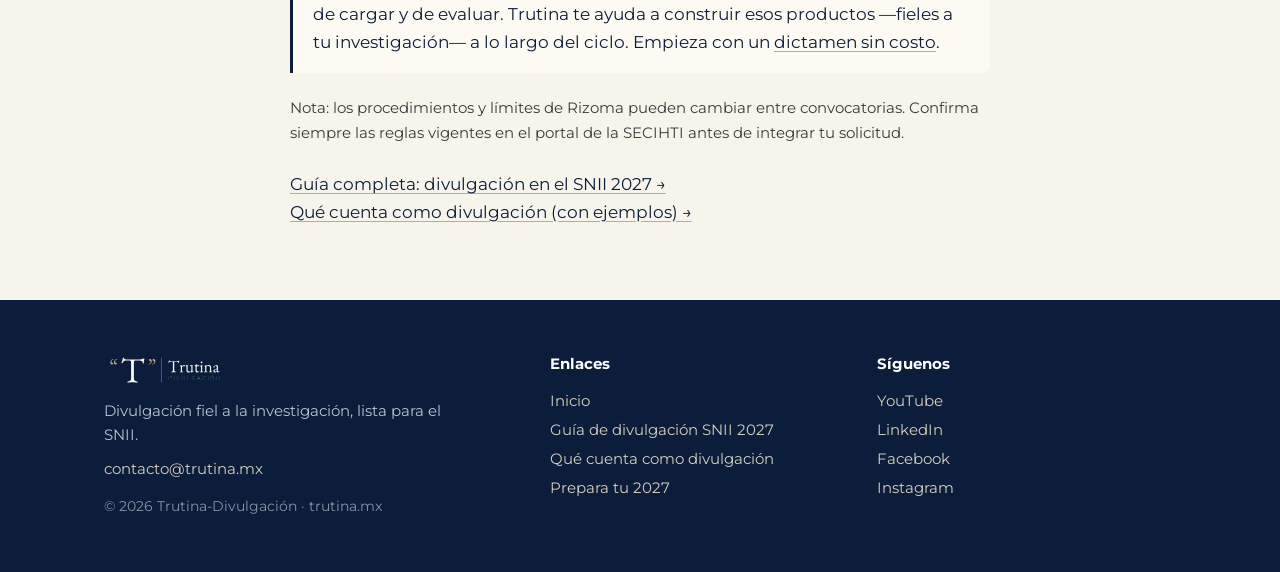
<file: rizoma-divulgacion-snii.html>
<!DOCTYPE html>
<html lang="es">
<head>
<meta charset="utf-8">
<meta name="viewport" content="width=device-width, initial-scale=1">
<title>Cómo documentar tu divulgación en Rizoma (SNII) — Trutina</title>
<meta name="description" content="Guía práctica para ordenar y cargar tu evidencia de divulgación en Rizoma, dentro de los 140 documentos probatorios del expediente SNII, rumbo a 2027.">
<link rel="canonical" href="https://trutina.mx/rizoma-divulgacion-snii.html">
<meta property="og:type" content="article">
<meta property="og:title" content="Cómo documentar tu divulgación en Rizoma (SNII)">
<meta property="og:description" content="Cómo ordenar y cargar tu evidencia de divulgación en Rizoma, dentro de los 140 documentos probatorios del expediente SNII.">
<meta property="og:url" content="https://trutina.mx/rizoma-divulgacion-snii.html">
<meta property="og:locale" content="es_MX">
<link rel="preconnect" href="https://fonts.googleapis.com">
<link rel="preconnect" href="https://fonts.gstatic.com" crossorigin>
<link href="https://fonts.googleapis.com/css2?family=EB+Garamond:wght@500;600&family=Montserrat:wght@400;500;600&display=swap" rel="stylesheet">
<link rel="icon" type="image/png" sizes="512x512" href="favicon-512.png">
<link rel="icon" type="image/png" sizes="192x192" href="favicon-192.png">
<link rel="stylesheet" href="styles.css">
</head>
<body>
<a class="skip" href="#main">Saltar al contenido</a>

<header class="site-head">
  <div class="wrap">
    <a class="brand" href="/" aria-label="Trutina-Divulgación, inicio">
      <img src="logo-horizontal.svg" alt="Trutina-Divulgación" width="210">
    </a>
    <nav class="nav" aria-label="Principal">
      <a class="navlink" href="que-cuenta-como-divulgacion-snii.html#ejemplos">Ejemplos</a>
      <a class="navlink" href="guia-divulgacion-snii-2027.html">Guía SNII 2027</a>
      <a class="navlink" href="no-renovados-2027.html">Prepara tu 2027</a>
      <a class="btn btn-primary cta" href="https://docs.google.com/forms/d/e/1FAIpQLSewDv8B6CeYx_tbN5dP7ZryNakS0a-rOYEB_XTIBoEqdU7RLg/viewform" target="_blank" rel="noopener">Solicita tu dictamen</a>
    </nav>
  </div>
</header>

<main id="main" class="article">
  <div class="wrap prose">
    <p class="kicker">Guía práctica</p>
    <h1>Cómo documentar tu divulgación en Rizoma</h1>
    <p class="lead">Tener buenos productos de divulgación no basta: hay que cargarlos bien. Así ordenas tu evidencia dentro de los documentos probatorios del expediente SNII, sin dejar cabos sueltos.</p>

    <div class="callout">
      <p>Rizoma es la plataforma donde se integra y envía la solicitud del SNII, con un límite de <strong>140 documentos probatorios</strong>. La solicitud se envía en <a href="https://rizoma.secihti.mx/">rizoma.secihti.mx</a> y se confirma cuando cambia de estatus de <em>creada</em> a <em>enviada</em>. Verifica siempre las indicaciones vigentes de la convocatoria.</p>
    </div>

    <h2>Los 140 probatorios son un presupuesto: gástalos bien</h2>
    <p>Con un tope de 140 documentos para toda tu trayectoria, cada espacio cuenta. La recomendación oficial es destacar lo más relevante: no llenes por llenar, prioriza evidencia que un evaluador pueda verificar de un vistazo.</p>

    <h2>Qué adjuntar por cada producto de divulgación</h2>
    <p>Para cada pieza (artículo, video, participación en medios), integra un probatorio claro que incluya:</p>
    <ul>
      <li><strong>El producto o su captura</strong> &mdash; la portada del artículo, la ficha del video, la nota.</li>
      <li><strong>El enlace estable</strong> &mdash; que abra y siga vivo el día de la evaluación.</li>
      <li><strong>La fecha</strong> de publicación o transmisión.</li>
      <li><strong>El medio o plataforma</strong> donde apareció.</li>
      <li><strong>Una constancia</strong>, cuando el medio o la institución pueda emitirla.</li>
    </ul>

    <h2>Errores que cuestan</h2>
    <ul>
      <li>Enlaces que ya no abren o cambiaron de dirección.</li>
      <li>Documentos ilegibles o capturas sin fecha ni fuente.</li>
      <li>Declarar una actividad sin adjuntar su comprobante: los registros sin comprobación pueden desestimarse.</li>
      <li>Dejar el armado para el último día, cuando ya no hay tiempo de conseguir constancias.</li>
    </ul>

    <div class="callout" style="border-left-color:var(--teal)">
      <p>Un portafolio de divulgación <strong>con fecha, ordenado y verificable</strong> es más fácil de cargar y de evaluar. Trutina te ayuda a construir esos productos &mdash;fieles a tu investigación&mdash; a lo largo del ciclo. Empieza con un <a href="https://docs.google.com/forms/d/e/1FAIpQLSewDv8B6CeYx_tbN5dP7ZryNakS0a-rOYEB_XTIBoEqdU7RLg/viewform" target="_blank" rel="noopener">dictamen sin costo</a>.</p>
    </div>

    <p class="muted" style="font-size:.95rem">Nota: los procedimientos y límites de Rizoma pueden cambiar entre convocatorias. Confirma siempre las reglas vigentes en el portal de la SECIHTI antes de integrar tu solicitud.</p>

    <p style="margin-top:1.5em">
      <a href="guia-divulgacion-snii-2027.html">Guía completa: divulgación en el SNII 2027 &rarr;</a><br>
      <a href="que-cuenta-como-divulgacion-snii.html">Qué cuenta como divulgación (con ejemplos) &rarr;</a>
    </p>
  </div>
</main>

<footer class="site-foot">
  <div class="wrap">
    <div>
      <img class="fbrand-logo" src="logo-horizontal-dark.svg" alt="Trutina-Divulgación">
      <p style="margin:0;max-width:34ch">Divulgación fiel a la investigación, lista para el SNII.</p>
      <p style="margin:.6em 0 0"><a href="mailto:contacto@trutina.mx">contacto@trutina.mx</a></p>
      <p class="fine">© 2026 Trutina-Divulgación · trutina.mx</p>
    </div>
    <div>
      <h4>Enlaces</h4>
      <a href="index.html">Inicio</a>
      <a href="guia-divulgacion-snii-2027.html">Guía de divulgación SNII 2027</a>
      <a href="que-cuenta-como-divulgacion-snii.html">Qué cuenta como divulgación</a>
      <a href="no-renovados-2027.html">Prepara tu 2027</a>
    </div>
    <div>
      <h4>Síguenos</h4>
      <a href="https://www.youtube.com/@ahdelvalle/shorts">YouTube</a>
      <a href="https://www.linkedin.com/in/adrian-hernandez-del-valle-576a7028/">LinkedIn</a>
      <a href="https://www.facebook.com/people/Adri%C3%A1n-Hern%C3%A1ndez-del-Valle-Divulgaci%C3%B3n-Econ%C3%B3mica/61593962355161/">Facebook</a>
      <a href="https://www.instagram.com/ahdelvalle.ciencia/">Instagram</a>
    </div>
  </div>
</footer>

</body>
</html>
</file>
<file: styles.css>
/* Trutina-Divulgación — brand system v1.0
   Oxford Blue #0B1D3A · Antique Ivory #F7F4EB · Muted Brass #C8A97E (acento) · Warm Charcoal #3A3B3C
   Tipografía: EB Garamond (títulos) · Montserrat (cuerpo/UI). Brass solo como acento. */

:root{
  --ink:#0B1D3A;      /* navy — texto y marca */
  --ink-2:#12294D;    /* navy claro — hover/acciones */
  --paper:#F7F4EB;    /* ivory — fondo por defecto */
  --paper-2:#FCFAF3;  /* ivory claro — paneles */
  --card:#FFFFFF;
  --teal:#0B1D3A;     /* alias de acción → navy (CTAs/enlaces) */
  --teal-d:#12294D;
  --brass:#C8A97E;    /* acento: comillas, líneas divisorias */
  --slate:#3A3B3C;    /* charcoal — texto secundario/interfaz */
  --line:#E7E0D0;
  --maxw:1120px;
  --text:68ch;
}

*{box-sizing:border-box}
html{-webkit-text-size-adjust:100%}
body{
  margin:0;
  background:var(--paper);
  color:var(--ink);
  font-family:"Montserrat",system-ui,-apple-system,Segoe UI,Roboto,Helvetica,Arial,sans-serif;
  font-size:17px;
  line-height:1.62;
  -webkit-font-smoothing:antialiased;
}
img{max-width:100%;height:auto;display:block}
a{color:var(--ink);text-decoration:underline;text-underline-offset:3px;text-decoration-color:var(--brass)}
a:hover{color:var(--ink-2);text-decoration-color:var(--ink-2)}
:focus-visible{outline:2px solid var(--brass);outline-offset:3px;border-radius:2px}

.wrap{max-width:var(--maxw);margin:0 auto;padding:0 24px}
.prose{max-width:var(--text)}

h1,h2,h3{font-family:"EB Garamond",Georgia,"Times New Roman",serif;font-weight:600;line-height:1.14;letter-spacing:0;color:var(--ink);margin:0 0 .45em}
h1{font-size:clamp(2.3rem,5.2vw,3.7rem);line-height:1.08}
h2{font-size:clamp(1.7rem,3.4vw,2.4rem);margin-top:0}
h3{font-size:1.32rem}
p{margin:0 0 1.05em}
.lead{font-size:1.2rem;color:var(--ink);line-height:1.55}
.muted{color:var(--slate)}
strong{font-weight:600}

.trace{font-family:"Montserrat",sans-serif;font-weight:500;font-size:.74em;letter-spacing:.02em;color:var(--ink);background:#F1E9D8;border:1px solid var(--brass);border-radius:999px;padding:.12em .6em;white-space:nowrap}

.site-head{position:sticky;top:0;z-index:20;background:color-mix(in srgb,var(--paper) 90%,transparent);backdrop-filter:saturate(1.05) blur(8px);border-bottom:1px solid var(--line)}
.site-head .wrap{display:flex;align-items:center;gap:28px;height:68px}
.brand{display:flex;align-items:center}
.brand:hover{text-decoration:none}
.brand img{height:34px;width:auto;display:block}
.nav{margin-left:auto;display:flex;align-items:center;gap:24px}
.nav a{color:var(--ink);font-size:.98rem;text-decoration:none}
.nav a:hover{text-decoration:underline;text-decoration-color:var(--brass)}
.nav a.cta{color:#fff}
.nav a.cta:hover{text-decoration:none}
.nav .navlink{display:none}
@media(min-width:820px){.nav .navlink{display:inline}}

.btn{display:inline-block;font-weight:600;font-size:1rem;line-height:1;padding:.9em 1.35em;border-radius:8px;border:1px solid transparent;cursor:pointer;text-decoration:none;transition:background .15s,border-color .15s}
.btn-primary{background:var(--ink);color:#fff}
.btn-primary:hover{background:var(--ink-2);color:#fff;text-decoration:none}
.btn-ghost{background:transparent;color:var(--ink);border-color:var(--brass)}
.btn-ghost:hover{background:#F1E9D8;text-decoration:none}

section{padding:64px 0}
.section-tight{padding:44px 0}
.rule{height:1px;background:var(--line);border:0;margin:0}
.kicker{font-family:"Montserrat",sans-serif;font-weight:600;font-size:.82rem;letter-spacing:.06em;text-transform:uppercase;color:var(--brass);margin:0 0 .9em}

.hero{padding:76px 0 40px}
.hero-grid{display:grid;grid-template-columns:1fr;gap:40px;align-items:start}
@media(min-width:900px){.hero-grid{grid-template-columns:1.05fr .95fr;gap:56px;align-items:center}}
.hero h1{margin-bottom:.35em}
.hero .lead{margin-bottom:1.6em}
.hero-actions{display:flex;flex-wrap:wrap;gap:12px;align-items:center}
.hero-note{margin-top:1.4em;font-size:.95rem;color:var(--slate)}

.video{position:relative;width:100%;aspect-ratio:16/9;background:#0B1D3A;border-radius:12px;overflow:hidden;border:1px solid var(--line)}
.video iframe{position:absolute;inset:0;width:100%;height:100%;border:0}
.video-cap{margin-top:.7em;font-size:.9rem;color:var(--slate)}

.video-portrait{position:relative;width:100%;max-width:316px;aspect-ratio:9/16;margin:0 auto;background:#0B1D3A;border-radius:20px;overflow:hidden;border:1px solid var(--line);box-shadow:0 1px 0 rgba(11,29,58,.04),0 22px 46px -26px rgba(11,29,58,.5)}
.video-portrait video{position:absolute;inset:0;width:100%;height:100%;object-fit:cover;background:#0B1D3A}
.video-portrait iframe{position:absolute;inset:0;width:100%;height:100%;border:0;background:#0B1D3A}

.gallery{display:grid;grid-template-columns:1fr;gap:22px;margin-top:26px}
@media(min-width:620px){.gallery{grid-template-columns:repeat(3,1fr)}}
.gallery .video-portrait{max-width:100%;margin:0}

.steps{display:grid;grid-template-columns:1fr;gap:22px}
@media(min-width:760px){.steps{grid-template-columns:repeat(3,1fr);gap:28px}}
.step{padding-top:20px;border-top:2px solid var(--brass)}
.step .n{font-family:"EB Garamond",serif;font-size:1.05rem;color:var(--ink);font-weight:600}
.step h3{margin:.25em 0 .35em}
.step p{font-size:1rem;color:var(--slate);margin:0}

.panel{background:var(--paper-2);border:1px solid var(--line);border-radius:14px;padding:36px}
.tether{width:100%;max-width:520px;margin:8px 0 4px}

.creds{display:grid;gap:18px}
@media(min-width:680px){.creds{grid-template-columns:1fr 1fr;gap:28px}}
.cred{padding:22px 24px;background:var(--card);border:1px solid var(--line);border-radius:12px}
.cred .role{font-size:.92rem;color:var(--slate);margin-top:.25em}

.cta-band{background:var(--ink);color:#EDE7D8}
.cta-band h2{color:#fff}
.cta-band .lead{color:#D6CFBD}
.cta-band .price{font-family:"EB Garamond",serif;font-size:1.2rem;color:var(--brass);margin:0 0 1.4em}
.cta-band a.btn-primary{background:var(--brass);color:#0B1D3A}
.cta-band a.btn-primary:hover{background:#D8BC93;color:#0B1D3A}

.article{padding:56px 0}
.article .prose h2{margin-top:1.7em}
.article .prose h3{margin-top:1.4em}
.article .prose ul{padding-left:1.15em;margin:0 0 1.1em}
.article .prose li{margin:.35em 0}
.article .prose .callout{background:var(--paper-2);border-left:3px solid var(--brass);border-radius:0 8px 8px 0;padding:16px 20px;margin:1.4em 0;color:var(--ink)}
.article .prose .callout p:last-child{margin-bottom:0}
.toc{font-size:.95rem;color:var(--slate);border:1px solid var(--line);border-radius:10px;padding:16px 20px;background:var(--paper-2);margin:0 0 2em}
.toc a{color:var(--ink)}
.toc strong{display:block;color:var(--ink);margin-bottom:.4em;font-weight:600}

.site-foot{background:var(--ink);color:#B9C2D2;padding:52px 0 40px;font-size:.95rem}
.site-foot .wrap{display:grid;gap:28px}
@media(min-width:760px){.site-foot .wrap{grid-template-columns:1.4fr 1fr 1fr}}
.site-foot h4{color:#fff;font-family:"Montserrat",sans-serif;font-size:.95rem;margin:0 0 .8em}
.site-foot a{color:#D6CFBD;display:block;margin:.3em 0;text-decoration:none}
.site-foot a:hover{text-decoration:underline;text-decoration-color:var(--brass)}
.site-foot .fine{color:#8793A8;font-size:.86rem;margin-top:1em}
.fbrand-logo{height:36px;width:auto;margin-bottom:.7em}

.skip{position:absolute;left:-9999px}
.skip:focus{left:16px;top:12px;background:#fff;color:var(--ink);padding:8px 14px;border-radius:6px;z-index:50}
</file>
